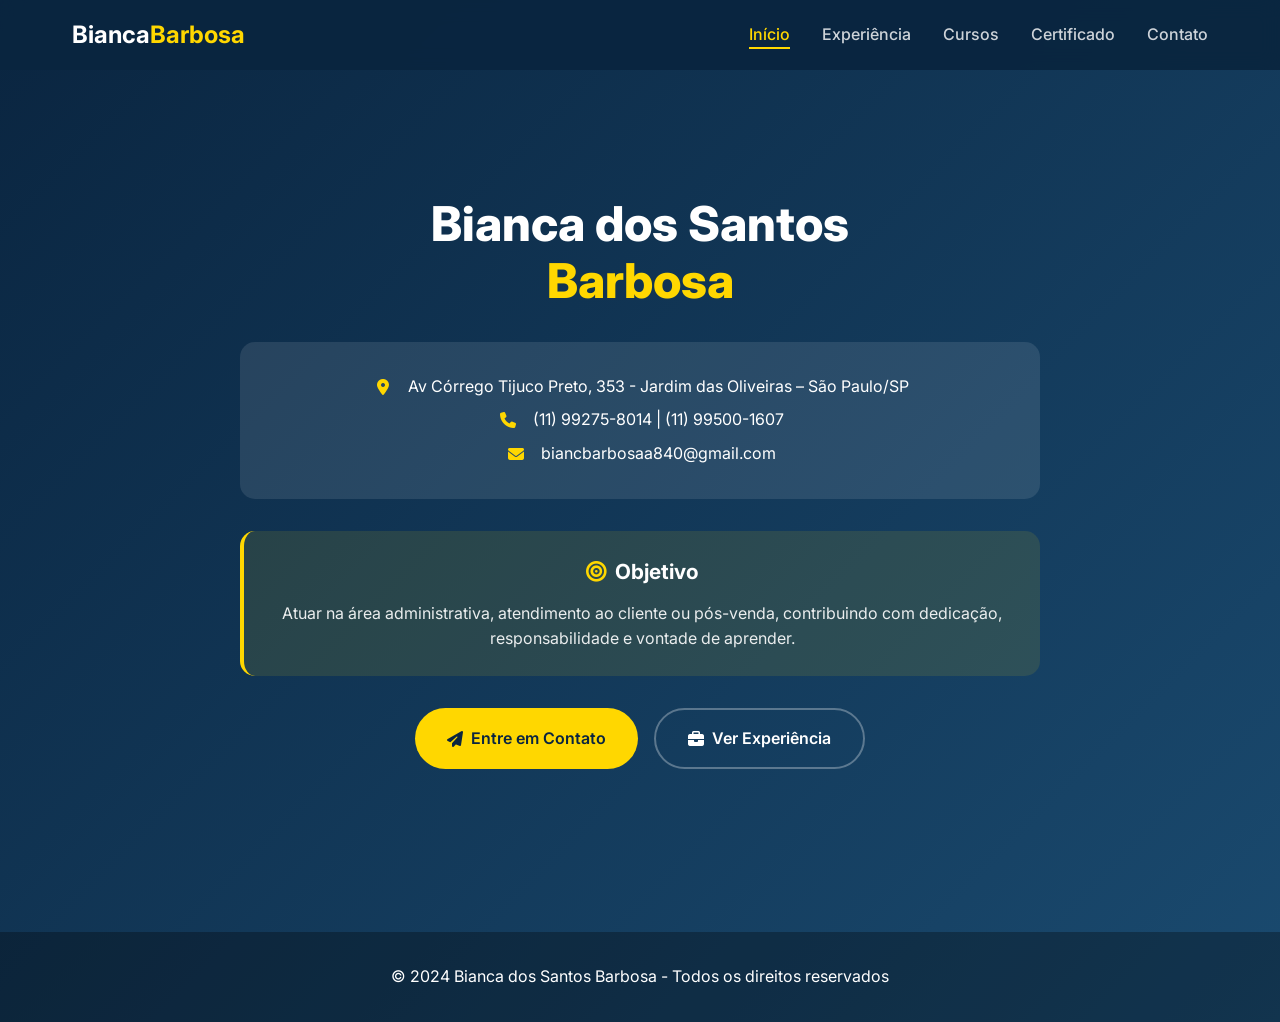
<file: index.html>
<!DOCTYPE html>
<html lang="pt-br">
<head>
    <meta charset="UTF-8">
    <meta name="viewport" content="width=device-width, initial-scale=1.0">
    <title>Bianca Barbosa | Portfólio Profissional</title>
    <link rel="stylesheet" href="style.css">
    <link href="https://fonts.googleapis.com/css2?family=Inter:wght@300;400;500;600;700;800&display=swap" rel="stylesheet">
    <link rel="stylesheet" href="https://cdnjs.cloudflare.com/ajax/libs/font-awesome/6.5.1/css/all.min.css">
</head>
<body>
    <div class="loader">
        <div class="loader-spinner"></div>
    </div>

    <nav class="navbar">
        <div class="nav-container">
            <div class="logo">
                <span class="logo-text">Bianca<span class="gold">Barbosa</span></span>
            </div>
            <ul class="nav-menu">
                <li><a href="index.html" class="active">Início</a></li>
                <li><a href="experiencia.html">Experiência</a></li>
                <li><a href="cursos.html">Cursos</a></li>
                <li><a href="certificado.html">Certificado</a></li>
                <li><a href="contato.html">Contato</a></li>
            </ul>
            <div class="mobile-menu">
                <i class="fas fa-bars"></i>
            </div>
        </div>
    </nav>

    <section class="hero">
        <div class="hero-content">
            <h1 class="hero-title">Bianca dos Santos<br><span class="highlight">Barbosa</span></h1>
            
            <div class="contact-info-header">
                <p><i class="fas fa-map-marker-alt"></i> Av Córrego Tijuco Preto, 353 - Jardim das Oliveiras – São Paulo/SP</p>
                <p><i class="fas fa-phone"></i> (11) 99275-8014 | (11) 99500-1607</p>
                <p><i class="fas fa-envelope"></i> biancbarbosaa840@gmail.com</p>
            </div>

            <div class="objective-section">
                <h2><i class="fas fa-bullseye"></i> Objetivo</h2>
                <p>Atuar na área administrativa, atendimento ao cliente ou pós-venda, contribuindo com dedicação, responsabilidade e vontade de aprender.</p>
            </div>

            <div class="hero-buttons">
                <a href="contato.html" class="btn-primary">
                    <i class="fas fa-paper-plane"></i> Entre em Contato
                </a>
                <a href="experiencia.html" class="btn-outline">
                    <i class="fas fa-briefcase"></i> Ver Experiência
                </a>
            </div>
        </div>
    </section>

    <footer class="footer">
        <div class="footer-content">
            <p>&copy; 2024 Bianca dos Santos Barbosa - Todos os direitos reservados</p>
        </div>
    </footer>

    <script src="script.js"></script>
</body>
</html>
</file>
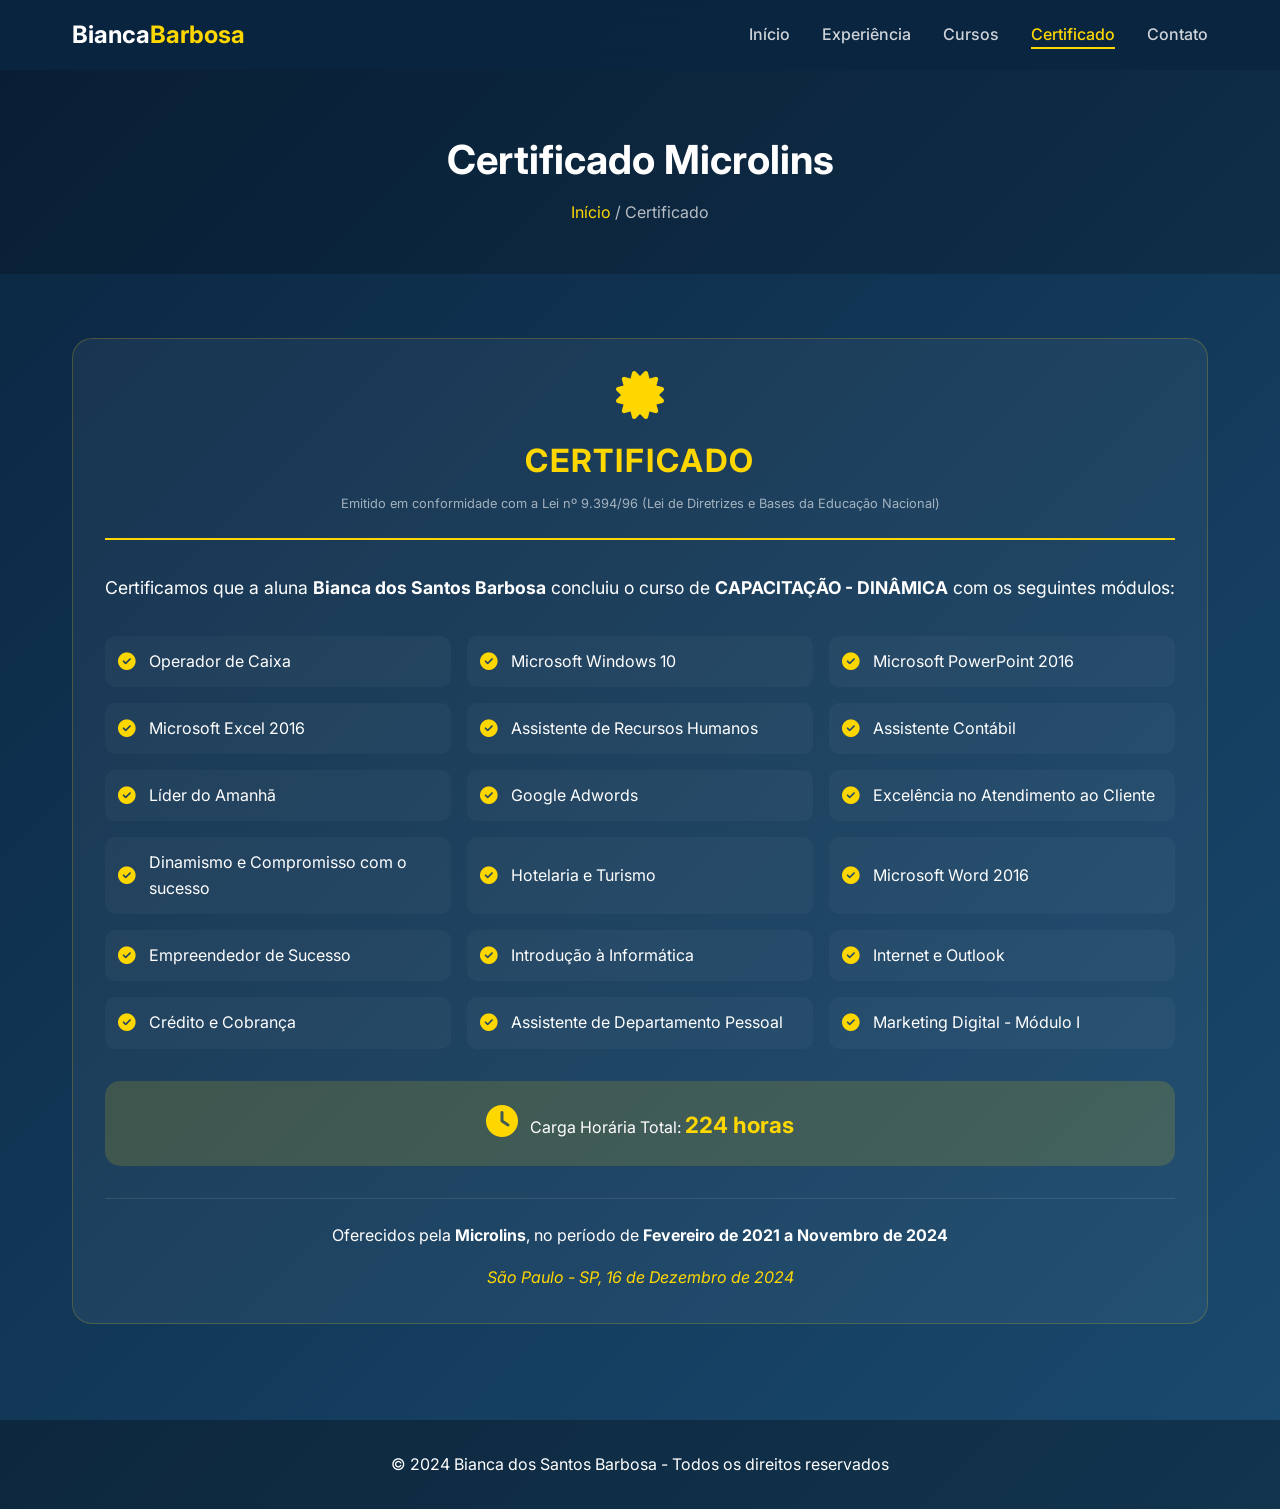
<file: certificado.html>
<!DOCTYPE html>
<html lang="pt-br">
<head>
    <meta charset="UTF-8">
    <meta name="viewport" content="width=device-width, initial-scale=1.0">
    <title>Bianca Barbosa | Certificado</title>
    <link rel="stylesheet" href="style.css">
    <link href="https://fonts.googleapis.com/css2?family=Inter:wght@300;400;500;600;700;800&display=swap" rel="stylesheet">
    <link rel="stylesheet" href="https://cdnjs.cloudflare.com/ajax/libs/font-awesome/6.5.1/css/all.min.css">
</head>
<body>
    <div class="loader">
        <div class="loader-spinner"></div>
    </div>

    <nav class="navbar">
        <div class="nav-container">
            <div class="logo">
                <span class="logo-text">Bianca<span class="gold">Barbosa</span></span>
            </div>
            <ul class="nav-menu">
                <li><a href="index.html">Início</a></li>
                <li><a href="experiencia.html">Experiência</a></li>
                <li><a href="cursos.html">Cursos</a></li>
                <li><a href="certificado.html" class="active">Certificado</a></li>
                <li><a href="contato.html">Contato</a></li>
            </ul>
            <div class="mobile-menu">
                <i class="fas fa-bars"></i>
            </div>
        </div>
    </nav>

    <section class="page-header">
        <div class="container">
            <h1>Certificado Microlins</h1>
            <div class="breadcrumb">
                <a href="index.html">Início</a> <span>/</span> <span>Certificado</span>
            </div>
        </div>
    </section>

    <section class="certificado-section">
        <div class="container">
            <div class="certificado-card">
                <div class="certificado-header">
                    <i class="fas fa-certificate"></i>
                    <h2>CERTIFICADO</h2>
                    <p class="lei">Emitido em conformidade com a Lei nº 9.394/96 (Lei de Diretrizes e Bases da Educação Nacional)</p>
                </div>

                <div class="certificado-body">
                    <p class="certificado-texto">
                        Certificamos que a aluna <strong>Bianca dos Santos Barbosa</strong> concluiu o curso de 
                        <strong>CAPACITAÇÃO - DINÂMICA</strong> com os seguintes módulos:
                    </p>

                    <div class="cursos-grid-certificado">
                        <div class="curso-certificado"><i class="fas fa-check-circle"></i> Operador de Caixa</div>
                        <div class="curso-certificado"><i class="fas fa-check-circle"></i> Microsoft Windows 10</div>
                        <div class="curso-certificado"><i class="fas fa-check-circle"></i> Microsoft PowerPoint 2016</div>
                        <div class="curso-certificado"><i class="fas fa-check-circle"></i> Microsoft Excel 2016</div>
                        <div class="curso-certificado"><i class="fas fa-check-circle"></i> Assistente de Recursos Humanos</div>
                        <div class="curso-certificado"><i class="fas fa-check-circle"></i> Assistente Contábil</div>
                        <div class="curso-certificado"><i class="fas fa-check-circle"></i> Líder do Amanhã</div>
                        <div class="curso-certificado"><i class="fas fa-check-circle"></i> Google Adwords</div>
                        <div class="curso-certificado"><i class="fas fa-check-circle"></i> Excelência no Atendimento ao Cliente</div>
                        <div class="curso-certificado"><i class="fas fa-check-circle"></i> Dinamismo e Compromisso com o sucesso</div>
                        <div class="curso-certificado"><i class="fas fa-check-circle"></i> Hotelaria e Turismo</div>
                        <div class="curso-certificado"><i class="fas fa-check-circle"></i> Microsoft Word 2016</div>
                        <div class="curso-certificado"><i class="fas fa-check-circle"></i> Empreendedor de Sucesso</div>
                        <div class="curso-certificado"><i class="fas fa-check-circle"></i> Introdução à Informática</div>
                        <div class="curso-certificado"><i class="fas fa-check-circle"></i> Internet e Outlook</div>
                        <div class="curso-certificado"><i class="fas fa-check-circle"></i> Crédito e Cobrança</div>
                        <div class="curso-certificado"><i class="fas fa-check-circle"></i> Assistente de Departamento Pessoal</div>
                        <div class="curso-certificado"><i class="fas fa-check-circle"></i> Marketing Digital - Módulo I</div>
                    </div>

                    <div class="carga-horaria">
                        <i class="fas fa-clock"></i>
                        <span>Carga Horária Total: <strong>224 horas</strong></span>
                    </div>

                    <div class="certificado-footer">
                        <p>Oferecidos pela <strong>Microlins</strong>, no período de <strong>Fevereiro de 2021 a Novembro de 2024</strong></p>
                        <p class="data-local">São Paulo - SP, 16 de Dezembro de 2024</p>
                    </div>
                </div>
            </div>
        </div>
    </section>

    <footer class="footer">
        <div class="footer-content">
            <p>&copy; 2024 Bianca dos Santos Barbosa - Todos os direitos reservados</p>
        </div>
    </footer>

    <script src="script.js"></script>
</body>
</html>
</file>
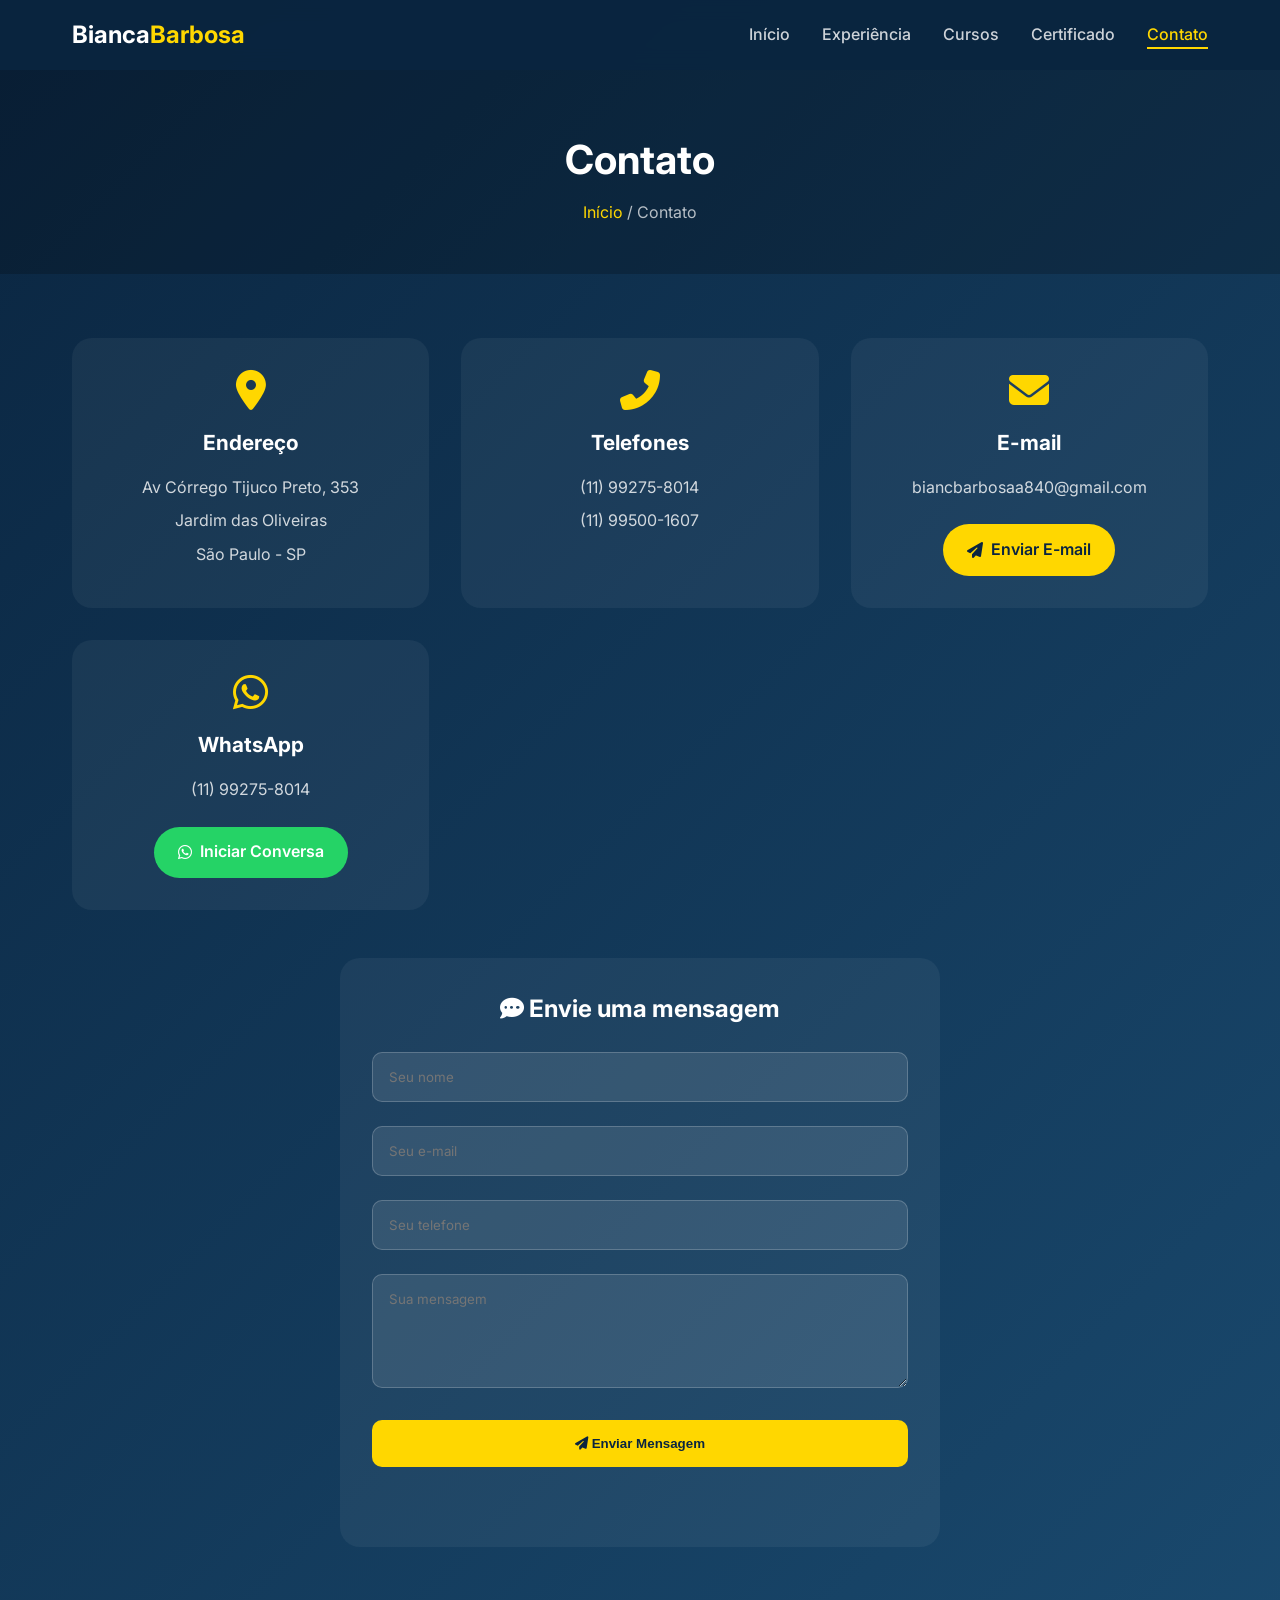
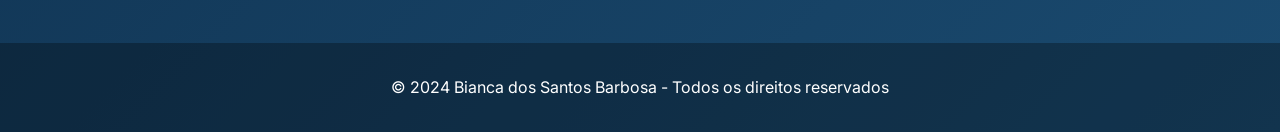
<file: contato.html>
<!DOCTYPE html>
<html lang="pt-br">
<head>
    <meta charset="UTF-8">
    <meta name="viewport" content="width=device-width, initial-scale=1.0">
    <title>Bianca Barbosa | Contato</title>
    <link rel="stylesheet" href="style.css">
    <link href="https://fonts.googleapis.com/css2?family=Inter:wght@300;400;500;600;700;800&display=swap" rel="stylesheet">
    <link rel="stylesheet" href="https://cdnjs.cloudflare.com/ajax/libs/font-awesome/6.5.1/css/all.min.css">
</head>
<body>
    <div class="loader">
        <div class="loader-spinner"></div>
    </div>

    <nav class="navbar">
        <div class="nav-container">
            <div class="logo">
                <span class="logo-text">Bianca<span class="gold">Barbosa</span></span>
            </div>
            <ul class="nav-menu">
                <li><a href="index.html">Início</a></li>
                <li><a href="experiencia.html">Experiência</a></li>
                <li><a href="cursos.html">Cursos</a></li>
                <li><a href="certificado.html">Certificado</a></li>
                <li><a href="contato.html" class="active">Contato</a></li>
            </ul>
            <div class="mobile-menu">
                <i class="fas fa-bars"></i>
            </div>
        </div>
    </nav>

    <section class="page-header">
        <div class="container">
            <h1>Contato</h1>
            <div class="breadcrumb">
                <a href="index.html">Início</a> <span>/</span> <span>Contato</span>
            </div>
        </div>
    </section>

    <section class="contato-section">
        <div class="container">
            <div class="contato-grid">
                <div class="contato-card">
                    <div class="contato-icon">
                        <i class="fas fa-map-marker-alt"></i>
                    </div>
                    <h3>Endereço</h3>
                    <p>Av Córrego Tijuco Preto, 353</p>
                    <p>Jardim das Oliveiras</p>
                    <p>São Paulo - SP</p>
                </div>

                <div class="contato-card">
                    <div class="contato-icon">
                        <i class="fas fa-phone-alt"></i>
                    </div>
                    <h3>Telefones</h3>
                    <p>(11) 99275-8014</p>
                    <p>(11) 99500-1607</p>
                </div>

                <div class="contato-card">
                    <div class="contato-icon">
                        <i class="fas fa-envelope"></i>
                    </div>
                    <h3>E-mail</h3>
                    <p>biancbarbosaa840@gmail.com</p>
                    <a href="mailto:biancbarbosaa840@gmail.com" class="contato-btn">
                        <i class="fas fa-paper-plane"></i> Enviar E-mail
                    </a>
                </div>

                <div class="contato-card">
                    <div class="contato-icon">
                        <i class="fab fa-whatsapp"></i>
                    </div>
                    <h3>WhatsApp</h3>
                    <p>(11) 99275-8014</p>
                    <a href="https://wa.me/5511992758014" target="_blank" class="contato-btn whatsapp">
                        <i class="fab fa-whatsapp"></i> Iniciar Conversa
                    </a>
                </div>
            </div>

            <div class="form-contato">
                <h2><i class="fas fa-comment-dots"></i> Envie uma mensagem</h2>
                <form id="contactForm">
                    <div class="form-group">
                        <input type="text" id="nome" placeholder="Seu nome" required>
                    </div>
                    <div class="form-group">
                        <input type="email" id="email" placeholder="Seu e-mail" required>
                    </div>
                    <div class="form-group">
                        <input type="tel" id="telefone" placeholder="Seu telefone">
                    </div>
                    <div class="form-group">
                        <textarea id="mensagem" rows="5" placeholder="Sua mensagem" required></textarea>
                    </div>
                    <button type="submit" class="submit-btn">
                        <i class="fas fa-paper-plane"></i> Enviar Mensagem
                    </button>
                </form>
                <div id="formMessage" class="form-message"></div>
            </div>
        </div>
    </section>

    <footer class="footer">
        <div class="footer-content">
            <p>&copy; 2024 Bianca dos Santos Barbosa - Todos os direitos reservados</p>
        </div>
    </footer>

    <script src="script.js"></script>
</body>
</html>
</file>
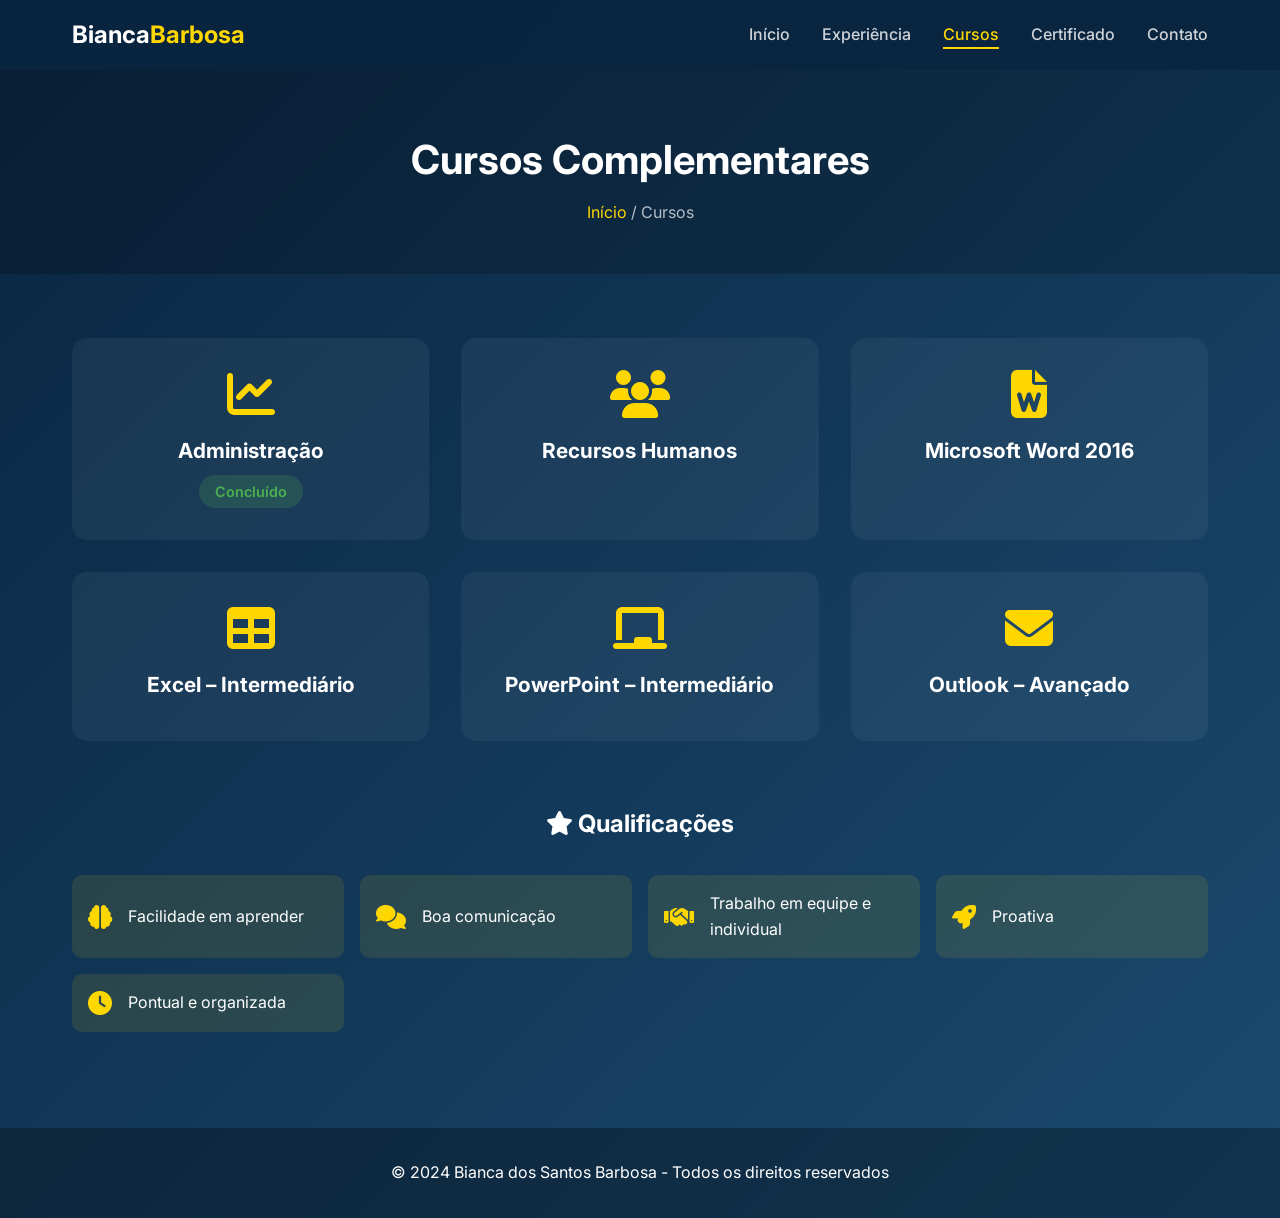
<file: cursos.html>
<!DOCTYPE html>
<html lang="pt-br">
<head>
    <meta charset="UTF-8">
    <meta name="viewport" content="width=device-width, initial-scale=1.0">
    <title>Bianca Barbosa | Cursos</title>
    <link rel="stylesheet" href="style.css">
    <link href="https://fonts.googleapis.com/css2?family=Inter:wght@300;400;500;600;700;800&display=swap" rel="stylesheet">
    <link rel="stylesheet" href="https://cdnjs.cloudflare.com/ajax/libs/font-awesome/6.5.1/css/all.min.css">
</head>
<body>
    <div class="loader">
        <div class="loader-spinner"></div>
    </div>

    <nav class="navbar">
        <div class="nav-container">
            <div class="logo">
                <span class="logo-text">Bianca<span class="gold">Barbosa</span></span>
            </div>
            <ul class="nav-menu">
                <li><a href="index.html">Início</a></li>
                <li><a href="experiencia.html">Experiência</a></li>
                <li><a href="cursos.html" class="active">Cursos</a></li>
                <li><a href="certificado.html">Certificado</a></li>
                <li><a href="contato.html">Contato</a></li>
            </ul>
            <div class="mobile-menu">
                <i class="fas fa-bars"></i>
            </div>
        </div>
    </nav>

    <section class="page-header">
        <div class="container">
            <h1>Cursos Complementares</h1>
            <div class="breadcrumb">
                <a href="index.html">Início</a> <span>/</span> <span>Cursos</span>
            </div>
        </div>
    </section>

    <section class="cursos-section">
        <div class="container">
            <div class="cursos-grid">
                <div class="curso-card">
                    <div class="curso-icon">
                        <i class="fas fa-chart-line"></i>
                    </div>
                    <h3>Administração</h3>
                    <span class="status concluido">Concluído</span>
                </div>

                <div class="curso-card">
                    <div class="curso-icon">
                        <i class="fas fa-users"></i>
                    </div>
                    <h3>Recursos Humanos</h3>
                </div>

                <div class="curso-card">
                    <div class="curso-icon">
                        <i class="fas fa-file-word"></i>
                    </div>
                    <h3>Microsoft Word 2016</h3>
                </div>

                <div class="curso-card">
                    <div class="curso-icon">
                        <i class="fas fa-table"></i>
                    </div>
                    <h3>Excel – Intermediário</h3>
                </div>

                <div class="curso-card">
                    <div class="curso-icon">
                        <i class="fas fa-chalkboard"></i>
                    </div>
                    <h3>PowerPoint – Intermediário</h3>
                </div>

                <div class="curso-card">
                    <div class="curso-icon">
                        <i class="fas fa-envelope"></i>
                    </div>
                    <h3>Outlook – Avançado</h3>
                </div>
            </div>

            <div class="qualificacoes-section">
                <h2><i class="fas fa-star"></i> Qualificações</h2>
                <div class="qualificacoes-grid">
                    <div class="qualificacao-item">
                        <i class="fas fa-brain"></i>
                        <span>Facilidade em aprender</span>
                    </div>
                    <div class="qualificacao-item">
                        <i class="fas fa-comments"></i>
                        <span>Boa comunicação</span>
                    </div>
                    <div class="qualificacao-item">
                        <i class="fas fa-handshake"></i>
                        <span>Trabalho em equipe e individual</span>
                    </div>
                    <div class="qualificacao-item">
                        <i class="fas fa-rocket"></i>
                        <span>Proativa</span>
                    </div>
                    <div class="qualificacao-item">
                        <i class="fas fa-clock"></i>
                        <span>Pontual e organizada</span>
                    </div>
                </div>
            </div>
        </div>
    </section>

    <footer class="footer">
        <div class="footer-content">
            <p>&copy; 2024 Bianca dos Santos Barbosa - Todos os direitos reservados</p>
        </div>
    </footer>

    <script src="script.js"></script>
</body>
</html>
</file>
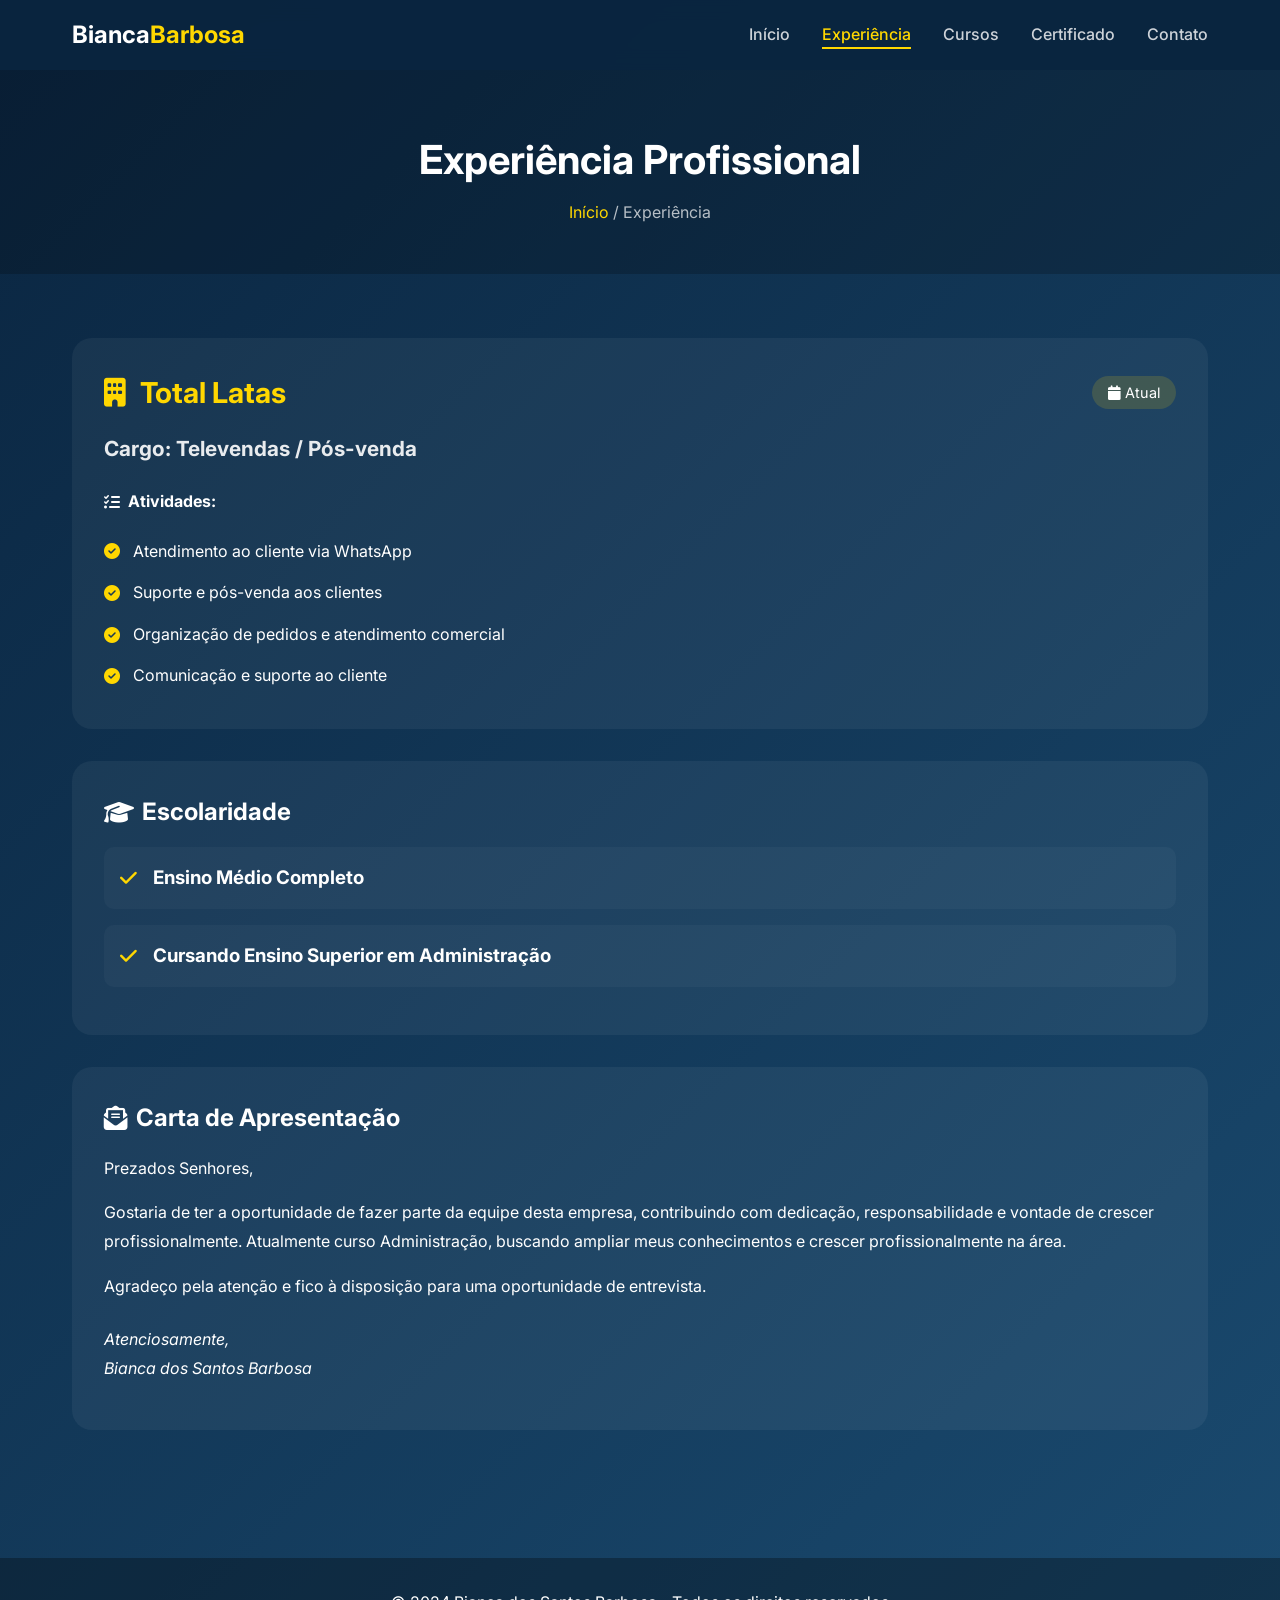
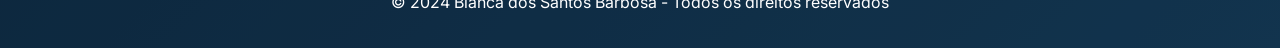
<file: experiencia.html>
<!DOCTYPE html>
<html lang="pt-br">
<head>
    <meta charset="UTF-8">
    <meta name="viewport" content="width=device-width, initial-scale=1.0">
    <title>Bianca Barbosa | Experiência</title>
    <link rel="stylesheet" href="style.css">
    <link href="https://fonts.googleapis.com/css2?family=Inter:wght@300;400;500;600;700;800&display=swap" rel="stylesheet">
    <link rel="stylesheet" href="https://cdnjs.cloudflare.com/ajax/libs/font-awesome/6.5.1/css/all.min.css">
</head>
<body>
    <div class="loader">
        <div class="loader-spinner"></div>
    </div>

    <nav class="navbar">
        <div class="nav-container">
            <div class="logo">
                <span class="logo-text">Bianca<span class="gold">Barbosa</span></span>
            </div>
            <ul class="nav-menu">
                <li><a href="index.html">Início</a></li>
                <li><a href="experiencia.html" class="active">Experiência</a></li>
                <li><a href="cursos.html">Cursos</a></li>
                <li><a href="certificado.html">Certificado</a></li>
                <li><a href="contato.html">Contato</a></li>
            </ul>
            <div class="mobile-menu">
                <i class="fas fa-bars"></i>
            </div>
        </div>
    </nav>

    <section class="page-header">
        <div class="container">
            <h1>Experiência Profissional</h1>
            <div class="breadcrumb">
                <a href="index.html">Início</a> <span>/</span> <span>Experiência</span>
            </div>
        </div>
    </section>

    <section class="experience-section">
        <div class="container">
            <div class="experience-card">
                <div class="company-header">
                    <h2><i class="fas fa-building"></i> Total Latas</h2>
                    <span class="period"><i class="fas fa-calendar"></i> Atual</span>
                </div>
                <h3 class="cargo">Cargo: Televendas / Pós-venda</h3>
                
                <div class="responsibilities">
                    <h4><i class="fas fa-tasks"></i> Atividades:</h4>
                    <ul>
                        <li><i class="fas fa-check-circle"></i> Atendimento ao cliente via WhatsApp</li>
                        <li><i class="fas fa-check-circle"></i> Suporte e pós-venda aos clientes</li>
                        <li><i class="fas fa-check-circle"></i> Organização de pedidos e atendimento comercial</li>
                        <li><i class="fas fa-check-circle"></i> Comunicação e suporte ao cliente</li>
                    </ul>
                </div>
            </div>

            <div class="escolaridade-card">
                <h2><i class="fas fa-graduation-cap"></i> Escolaridade</h2>
                <div class="escolaridade-item">
                    <i class="fas fa-check"></i>
                    <div>
                        <h3>Ensino Médio Completo</h3>
                    </div>
                </div>
                <div class="escolaridade-item">
                    <i class="fas fa-check"></i>
                    <div>
                        <h3>Cursando Ensino Superior em Administração</h3>
                    </div>
                </div>
            </div>

            <div class="carta-apresentacao">
                <h2><i class="fas fa-envelope-open-text"></i> Carta de Apresentação</h2>
                <div class="carta-content">
                    <p>Prezados Senhores,</p>
                    <p>Gostaria de ter a oportunidade de fazer parte da equipe desta empresa, contribuindo com dedicação, responsabilidade e vontade de crescer profissionalmente. Atualmente curso Administração, buscando ampliar meus conhecimentos e crescer profissionalmente na área.</p>
                    <p>Agradeço pela atenção e fico à disposição para uma oportunidade de entrevista.</p>
                    <p class="assinatura">Atenciosamente,<br>Bianca dos Santos Barbosa</p>
                </div>
            </div>
        </div>
    </section>

    <footer class="footer">
        <div class="footer-content">
            <p>&copy; 2024 Bianca dos Santos Barbosa - Todos os direitos reservados</p>
        </div>
    </footer>

    <script src="script.js"></script>
</body>
</html>
</file>
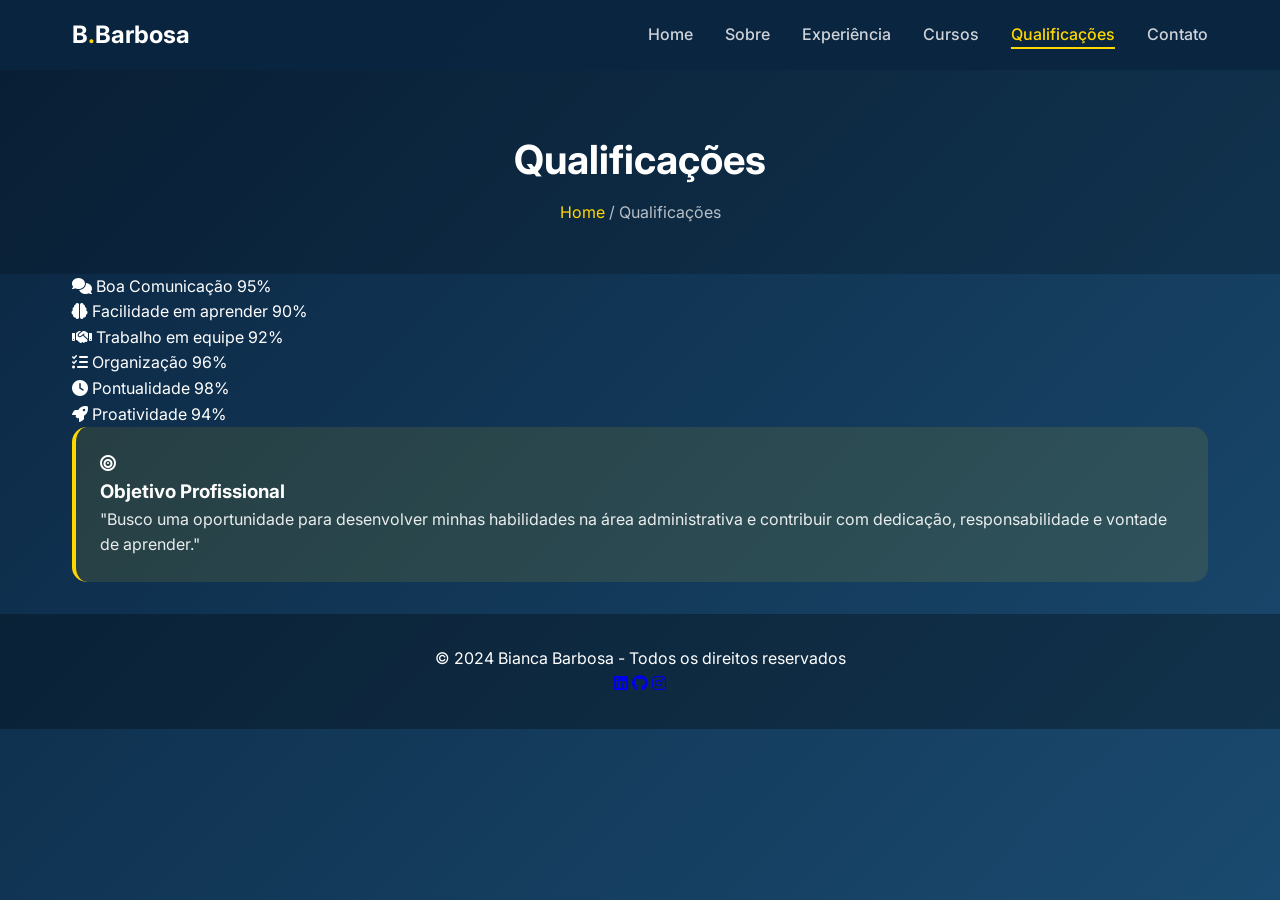
<file: qualificacoes.html>
<!DOCTYPE html>
<html lang="pt-br">
<head>
    <meta charset="UTF-8">
    <meta name="viewport" content="width=device-width, initial-scale=1.0">
    <title>Bianca Barbosa | Qualificações</title>
    <link rel="stylesheet" href="style.css">
    <link href="https://fonts.googleapis.com/css2?family=Inter:wght@300;400;500;600;700;800&display=swap" rel="stylesheet">
    <link rel="stylesheet" href="https://cdnjs.cloudflare.com/ajax/libs/font-awesome/6.5.1/css/all.min.css">
</head>
<body>
    <div class="loader">
        <div class="loader-spinner"></div>
    </div>

    <nav class="navbar">
        <div class="nav-container">
            <div class="logo">
                <span class="logo-text">B<span class="gold">.</span>Barbosa</span>
            </div>
            <ul class="nav-menu">
                <li><a href="index.html">Home</a></li>
                <li><a href="sobre.html">Sobre</a></li>
                <li><a href="experiencia.html">Experiência</a></li>
                <li><a href="cursos.html">Cursos</a></li>
                <li><a href="qualificacoes.html" class="active">Qualificações</a></li>
                <li><a href="contato.html">Contato</a></li>
            </ul>
            <div class="mobile-menu">
                <i class="fas fa-bars"></i>
            </div>
        </div>
    </nav>

    <section class="page-header">
        <div class="container">
            <h1>Qualificações</h1>
            <div class="breadcrumb">
                <a href="index.html">Home</a> <span>/</span> <span>Qualificações</span>
            </div>
        </div>
    </section>

    <section class="skills-section">
        <div class="container">
            <div class="skills-container">
                <div class="skill-item">
                    <div class="skill-info">
                        <i class="fas fa-comments"></i>
                        <span>Boa Comunicação</span>
                        <span class="skill-percent">95%</span>
                    </div>
                    <div class="skill-bar">
                        <div class="skill-progress" data-progress="95"></div>
                    </div>
                </div>

                <div class="skill-item">
                    <div class="skill-info">
                        <i class="fas fa-brain"></i>
                        <span>Facilidade em aprender</span>
                        <span class="skill-percent">90%</span>
                    </div>
                    <div class="skill-bar">
                        <div class="skill-progress" data-progress="90"></div>
                    </div>
                </div>

                <div class="skill-item">
                    <div class="skill-info">
                        <i class="fas fa-handshake"></i>
                        <span>Trabalho em equipe</span>
                        <span class="skill-percent">92%</span>
                    </div>
                    <div class="skill-bar">
                        <div class="skill-progress" data-progress="92"></div>
                    </div>
                </div>

                <div class="skill-item">
                    <div class="skill-info">
                        <i class="fas fa-tasks"></i>
                        <span>Organização</span>
                        <span class="skill-percent">96%</span>
                    </div>
                    <div class="skill-bar">
                        <div class="skill-progress" data-progress="96"></div>
                    </div>
                </div>

                <div class="skill-item">
                    <div class="skill-info">
                        <i class="fas fa-clock"></i>
                        <span>Pontualidade</span>
                        <span class="skill-percent">98%</span>
                    </div>
                    <div class="skill-bar">
                        <div class="skill-progress" data-progress="98"></div>
                    </div>
                </div>

                <div class="skill-item">
                    <div class="skill-info">
                        <i class="fas fa-rocket"></i>
                        <span>Proatividade</span>
                        <span class="skill-percent">94%</span>
                    </div>
                    <div class="skill-bar">
                        <div class="skill-progress" data-progress="94"></div>
                    </div>
                </div>
            </div>

            <div class="objective-section">
                <div class="objective-card">
                    <i class="fas fa-bullseye"></i>
                    <h3>Objetivo Profissional</h3>
                    <p>"Busco uma oportunidade para desenvolver minhas habilidades na área administrativa e contribuir com dedicação, responsabilidade e vontade de aprender."</p>
                </div>
            </div>
        </div>
    </section>

    <footer class="footer">
        <div class="footer-content">
            <p>&copy; 2024 Bianca Barbosa - Todos os direitos reservados</p>
            <div class="social-links">
                <a href="#"><i class="fab fa-linkedin"></i></a>
                <a href="#"><i class="fab fa-github"></i></a>
                <a href="#"><i class="fab fa-instagram"></i></a>
            </div>
        </div>
    </footer>

    <script src="script.js"></script>
</body>
</html>
</file>
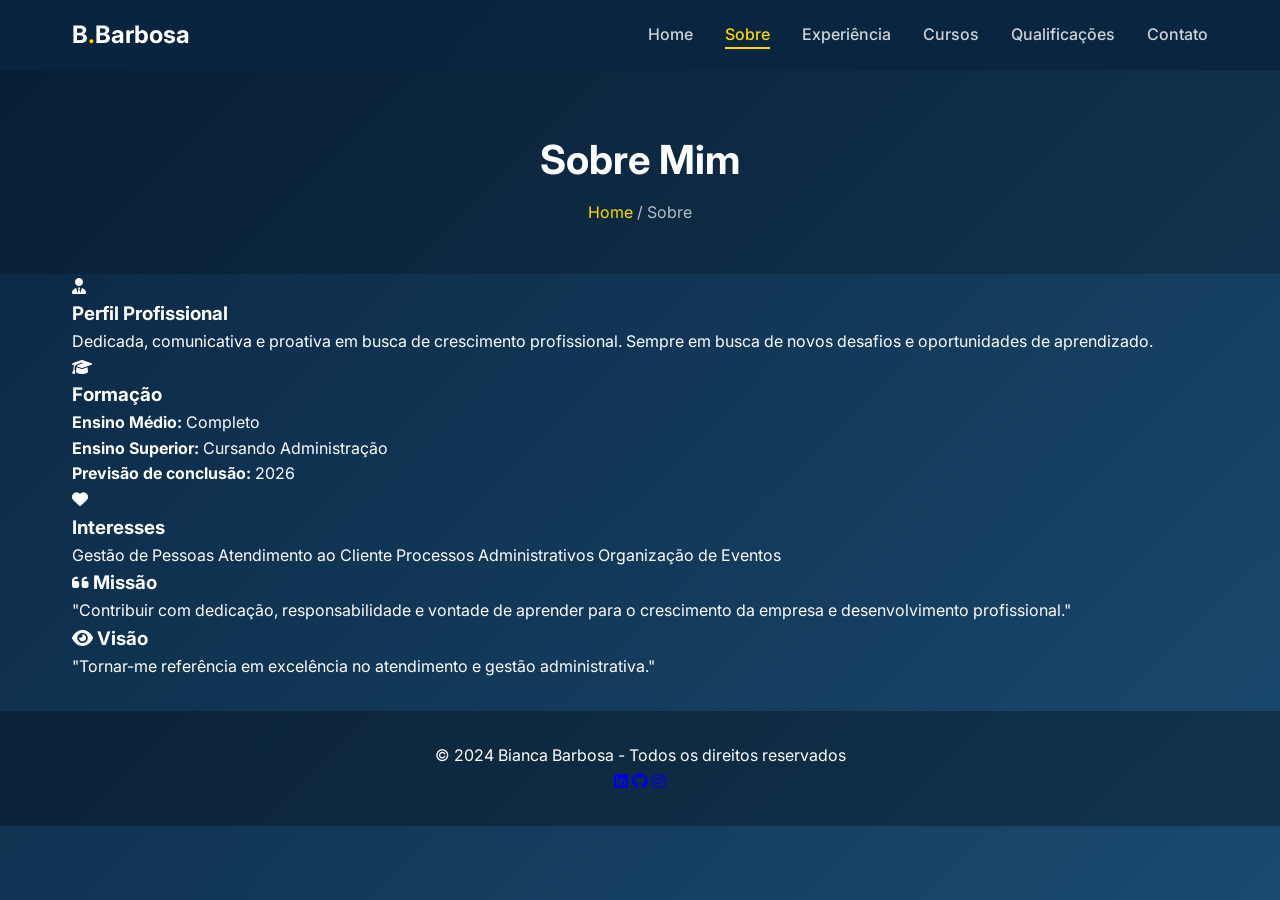
<file: sobre.html>
<!DOCTYPE html>
<html lang="pt-br">
<head>
    <meta charset="UTF-8">
    <meta name="viewport" content="width=device-width, initial-scale=1.0">
    <title>Bianca Barbosa | Sobre</title>
    <link rel="stylesheet" href="style.css">
    <link href="https://fonts.googleapis.com/css2?family=Inter:wght@300;400;500;600;700;800&display=swap" rel="stylesheet">
    <link rel="stylesheet" href="https://cdnjs.cloudflare.com/ajax/libs/font-awesome/6.5.1/css/all.min.css">
</head>
<body>
    <div class="loader">
        <div class="loader-spinner"></div>
    </div>

    <nav class="navbar">
        <div class="nav-container">
            <div class="logo">
                <span class="logo-text">B<span class="gold">.</span>Barbosa</span>
            </div>
            <ul class="nav-menu">
                <li><a href="index.html">Home</a></li>
                <li><a href="sobre.html" class="active">Sobre</a></li>
                <li><a href="experiencia.html">Experiência</a></li>
                <li><a href="cursos.html">Cursos</a></li>
                <li><a href="qualificacoes.html">Qualificações</a></li>
                <li><a href="contato.html">Contato</a></li>
            </ul>
            <div class="mobile-menu">
                <i class="fas fa-bars"></i>
            </div>
        </div>
    </nav>

    <section class="page-header">
        <div class="container">
            <h1>Sobre Mim</h1>
            <div class="breadcrumb">
                <a href="index.html">Home</a> <span>/</span> <span>Sobre</span>
            </div>
        </div>
    </section>

    <section class="about-section">
        <div class="container">
            <div class="about-grid">
                <div class="about-content">
                    <div class="about-card">
                        <i class="fas fa-user-tie"></i>
                        <h3>Perfil Profissional</h3>
                        <p>Dedicada, comunicativa e proativa em busca de crescimento profissional. Sempre em busca de novos desafios e oportunidades de aprendizado.</p>
                    </div>
                    <div class="about-card">
                        <i class="fas fa-graduation-cap"></i>
                        <h3>Formação</h3>
                        <p><strong>Ensino Médio:</strong> Completo</p>
                        <p><strong>Ensino Superior:</strong> Cursando Administração</p>
                        <p><strong>Previsão de conclusão:</strong> 2026</p>
                    </div>
                    <div class="about-card">
                        <i class="fas fa-heart"></i>
                        <h3>Interesses</h3>
                        <div class="interests">
                            <span>Gestão de Pessoas</span>
                            <span>Atendimento ao Cliente</span>
                            <span>Processos Administrativos</span>
                            <span>Organização de Eventos</span>
                        </div>
                    </div>
                </div>
                <div class="about-image">
                    <div class="floating-card">
                        <h3><i class="fas fa-quote-left"></i> Missão</h3>
                        <p>"Contribuir com dedicação, responsabilidade e vontade de aprender para o crescimento da empresa e desenvolvimento profissional."</p>
                    </div>
                    <div class="floating-card">
                        <h3><i class="fas fa-eye"></i> Visão</h3>
                        <p>"Tornar-me referência em excelência no atendimento e gestão administrativa."</p>
                    </div>
                </div>
            </div>
        </div>
    </section>

    <footer class="footer">
        <div class="footer-content">
            <p>&copy; 2024 Bianca Barbosa - Todos os direitos reservados</p>
            <div class="social-links">
                <a href="#"><i class="fab fa-linkedin"></i></a>
                <a href="#"><i class="fab fa-github"></i></a>
                <a href="#"><i class="fab fa-instagram"></i></a>
            </div>
        </div>
    </footer>

    <script src="script.js"></script>
</body>
</html>
</file>
<file: style.css>
* {
    margin: 0;
    padding: 0;
    box-sizing: border-box;
}

:root {
    --primary: #0A2540;
    --secondary: #1A4A6F;
    --gold: #FFD700;
    --gold-light: #FFE44D;
    --white: #FFFFFF;
    --shadow: 0 10px 30px rgba(0, 0, 0, 0.1);
    --shadow-hover: 0 20px 40px rgba(0, 0, 0, 0.2);
}

body {
    font-family: 'Inter', sans-serif;
    background: linear-gradient(135deg, var(--primary) 0%, var(--secondary) 100%);
    color: var(--white);
    line-height: 1.6;
    min-height: 100vh;
}

/* Loader */
.loader {
    position: fixed;
    top: 0;
    left: 0;
    width: 100%;
    height: 100%;
    background: var(--primary);
    display: flex;
    justify-content: center;
    align-items: center;
    z-index: 9999;
    transition: opacity 0.5s;
}

.loader-spinner {
    width: 60px;
    height: 60px;
    border: 3px solid rgba(255, 215, 0, 0.2);
    border-top-color: var(--gold);
    border-radius: 50%;
    animation: spin 1s linear infinite;
}

@keyframes spin {
    to { transform: rotate(360deg); }
}

/* Navigation */
.navbar {
    position: fixed;
    top: 0;
    width: 100%;
    background: rgba(10, 37, 64, 0.95);
    backdrop-filter: blur(10px);
    z-index: 1000;
    padding: 1rem 0;
    transition: all 0.3s;
}

.navbar.scrolled {
    background: rgba(10, 37, 64, 0.98);
    box-shadow: 0 5px 20px rgba(0, 0, 0, 0.2);
}

.nav-container {
    max-width: 1200px;
    margin: 0 auto;
    padding: 0 2rem;
    display: flex;
    justify-content: space-between;
    align-items: center;
}

.logo-text {
    font-size: 1.5rem;
    font-weight: 700;
    color: var(--white);
}

.gold {
    color: var(--gold);
}

.nav-menu {
    display: flex;
    list-style: none;
    gap: 2rem;
}

.nav-menu a {
    color: rgba(255, 255, 255, 0.8);
    text-decoration: none;
    font-weight: 500;
    transition: all 0.3s;
    position: relative;
}

.nav-menu a::after {
    content: '';
    position: absolute;
    bottom: -5px;
    left: 0;
    width: 0;
    height: 2px;
    background: var(--gold);
    transition: width 0.3s;
}

.nav-menu a:hover::after,
.nav-menu a.active::after {
    width: 100%;
}

.nav-menu a:hover,
.nav-menu a.active {
    color: var(--gold);
}

.mobile-menu {
    display: none;
    font-size: 1.8rem;
    cursor: pointer;
}

/* Hero Section */
.hero {
    min-height: 100vh;
    display: flex;
    align-items: center;
    justify-content: center;
    padding: 8rem 2rem 4rem;
    max-width: 1200px;
    margin: 0 auto;
}

.hero-content {
    max-width: 800px;
    text-align: center;
}

.hero-title {
    font-size: 3rem;
    font-weight: 800;
    margin-bottom: 2rem;
    line-height: 1.2;
}

.highlight {
    color: var(--gold);
}

.contact-info-header {
    background: rgba(255, 255, 255, 0.1);
    border-radius: 15px;
    padding: 1.5rem;
    margin-bottom: 2rem;
}

.contact-info-header p {
    margin: 0.5rem 0;
    display: flex;
    align-items: center;
    justify-content: center;
    gap: 0.8rem;
}

.contact-info-header i {
    color: var(--gold);
    width: 25px;
}

/* Objective Section */
.objective-section {
    background: rgba(255, 215, 0, 0.1);
    border-radius: 15px;
    padding: 1.5rem;
    margin-bottom: 2rem;
    border-left: 4px solid var(--gold);
}

.objective-section h2 {
    font-size: 1.3rem;
    margin-bottom: 0.8rem;
    display: flex;
    align-items: center;
    justify-content: center;
    gap: 0.5rem;
}

.objective-section h2 i {
    color: var(--gold);
}

.objective-section p {
    color: rgba(255, 255, 255, 0.9);
    line-height: 1.6;
}

.hero-buttons {
    display: flex;
    gap: 1rem;
    justify-content: center;
}

.btn-primary, .btn-outline {
    display: inline-flex;
    align-items: center;
    gap: 0.5rem;
    padding: 1rem 2rem;
    border-radius: 50px;
    text-decoration: none;
    font-weight: 600;
    transition: all 0.3s;
}

.btn-primary {
    background: var(--gold);
    color: var(--primary);
}

.btn-primary:hover {
    background: var(--gold-light);
    transform: translateY(-2px);
    box-shadow: 0 10px 25px rgba(255, 215, 0, 0.3);
}

.btn-outline {
    border: 2px solid rgba(255, 255, 255, 0.3);
    color: var(--white);
}

.btn-outline:hover {
    border-color: var(--gold);
    color: var(--gold);
    transform: translateY(-2px);
}

/* Page Header */
.page-header {
    padding: 8rem 2rem 3rem;
    text-align: center;
    background: rgba(0, 0, 0, 0.2);
}

.page-header h1 {
    font-size: 2.5rem;
    margin-bottom: 0.5rem;
}

.breadcrumb {
    color: rgba(255, 255, 255, 0.7);
}

.breadcrumb a {
    color: var(--gold);
    text-decoration: none;
}

/* Container */
.container {
    max-width: 1200px;
    margin: 0 auto;
    padding: 0 2rem;
}

/* Experience Section */
.experience-section {
    padding: 4rem 0;
}

.experience-card, .escolaridade-card, .carta-apresentacao {
    background: rgba(255, 255, 255, 0.05);
    border-radius: 20px;
    padding: 2rem;
    margin-bottom: 2rem;
}

.company-header {
    display: flex;
    justify-content: space-between;
    align-items: center;
    margin-bottom: 1rem;
    flex-wrap: wrap;
}

.company-header h2 {
    color: var(--gold);
    font-size: 1.8rem;
}

.company-header h2 i {
    margin-right: 0.5rem;
}

.period {
    background: rgba(255, 215, 0, 0.15);
    padding: 0.3rem 1rem;
    border-radius: 50px;
    font-size: 0.9rem;
}

.cargo {
    font-size: 1.3rem;
    margin-bottom: 1.5rem;
    color: rgba(255, 255, 255, 0.9);
}

.responsibilities h4, .escolaridade-card h2, .carta-apresentacao h2 {
    margin-bottom: 1rem;
    display: flex;
    align-items: center;
    gap: 0.5rem;
}

.responsibilities ul {
    list-style: none;
}

.responsibilities li {
    padding: 0.5rem 0;
    display: flex;
    align-items: center;
    gap: 0.8rem;
}

.responsibilities li i {
    color: var(--gold);
}

.escolaridade-item {
    display: flex;
    align-items: center;
    gap: 1rem;
    padding: 1rem;
    background: rgba(255, 255, 255, 0.03);
    border-radius: 10px;
    margin-bottom: 1rem;
}

.escolaridade-item i {
    color: var(--gold);
    font-size: 1.2rem;
}

.carta-content p {
    margin-bottom: 1rem;
    line-height: 1.8;
}

.assinatura {
    margin-top: 1.5rem;
    font-style: italic;
}

/* Cursos Section */
.cursos-section {
    padding: 4rem 0;
}

.cursos-grid {
    display: grid;
    grid-template-columns: repeat(auto-fit, minmax(300px, 1fr));
    gap: 2rem;
    margin-bottom: 4rem;
}

.curso-card {
    background: rgba(255, 255, 255, 0.05);
    border-radius: 15px;
    padding: 2rem;
    text-align: center;
    transition: all 0.3s;
}

.curso-card:hover {
    transform: translateY(-5px);
    background: rgba(255, 255, 255, 0.1);
}

.curso-icon i {
    font-size: 3rem;
    color: var(--gold);
    margin-bottom: 1rem;
}

.curso-card h3 {
    font-size: 1.3rem;
    margin-bottom: 0.5rem;
}

.status {
    display: inline-block;
    padding: 0.3rem 1rem;
    border-radius: 50px;
    font-size: 0.9rem;
    font-weight: 600;
}

.status.concluido {
    background: rgba(76, 175, 80, 0.2);
    color: #4CAF50;
}

/* Qualificações */
.qualificacoes-section {
    margin-top: 3rem;
}

.qualificacoes-section h2 {
    text-align: center;
    margin-bottom: 2rem;
}

.qualificacoes-grid {
    display: grid;
    grid-template-columns: repeat(auto-fit, minmax(250px, 1fr));
    gap: 1rem;
}

.qualificacao-item {
    background: rgba(255, 215, 0, 0.1);
    border-radius: 10px;
    padding: 1rem;
    display: flex;
    align-items: center;
    gap: 1rem;
    transition: all 0.3s;
}

.qualificacao-item:hover {
    background: rgba(255, 215, 0, 0.2);
    transform: translateX(5px);
}

.qualificacao-item i {
    color: var(--gold);
    font-size: 1.5rem;
}

/* Contato Section */
.contato-section {
    padding: 4rem 0;
}

.contato-grid {
    display: grid;
    grid-template-columns: repeat(auto-fit, minmax(280px, 1fr));
    gap: 2rem;
    margin-bottom: 3rem;
}

.contato-card {
    background: rgba(255, 255, 255, 0.05);
    border-radius: 20px;
    padding: 2rem;
    text-align: center;
    transition: all 0.3s;
}

.contato-card:hover {
    transform: translateY(-5px);
    background: rgba(255, 255, 255, 0.1);
}

.contato-icon i {
    font-size: 2.5rem;
    color: var(--gold);
    margin-bottom: 1rem;
}

.contato-card h3 {
    font-size: 1.3rem;
    margin-bottom: 1rem;
}

.contato-card p {
    margin: 0.5rem 0;
    color: rgba(255, 255, 255, 0.8);
}

.contato-btn {
    display: inline-flex;
    align-items: center;
    gap: 0.5rem;
    margin-top: 1rem;
    padding: 0.8rem 1.5rem;
    background: var(--gold);
    color: var(--primary);
    text-decoration: none;
    border-radius: 50px;
    font-weight: 600;
    transition: all 0.3s;
}

.contato-btn:hover {
    background: var(--gold-light);
    transform: translateY(-2px);
}

.contato-btn.whatsapp {
    background: #25D366;
    color: white;
}

/* Form Contato */
.form-contato {
    background: rgba(255, 255, 255, 0.05);
    border-radius: 20px;
    padding: 2rem;
    max-width: 600px;
    margin: 0 auto;
}

.form-contato h2 {
    text-align: center;
    margin-bottom: 1.5rem;
}

.form-group {
    margin-bottom: 1.5rem;
}

.form-group input, .form-group textarea {
    width: 100%;
    padding: 1rem;
    background: rgba(255, 255, 255, 0.1);
    border: 1px solid rgba(255, 255, 255, 0.2);
    border-radius: 10px;
    color: var(--white);
    font-family: 'Inter', sans-serif;
    transition: all 0.3s;
}

.form-group input:focus, .form-group textarea:focus {
    outline: none;
    border-color: var(--gold);
    background: rgba(255, 255, 255, 0.15);
}

.submit-btn {
    width: 100%;
    padding: 1rem;
    background: var(--gold);
    color: var(--primary);
    border: none;
    border-radius: 10px;
    font-weight: 600;
    cursor: pointer;
    transition: all 0.3s;
}

.submit-btn:hover {
    background: var(--gold-light);
    transform: translateY(-2px);
}

.form-message {
    margin-top: 1rem;
    text-align: center;
    padding: 1rem;
    border-radius: 10px;
}

.form-message.success {
    background: rgba(76, 175, 80, 0.2);
    color: #4CAF50;
}

.form-message.error {
    background: rgba(244, 67, 54, 0.2);
    color: #f44336;
}

/* Footer */
.footer {
    background: rgba(0, 0, 0, 0.3);
    padding: 2rem 0;
    margin-top: 2rem;
}

.footer-content {
    text-align: center;
}

/* Certificado Section */
.certificado-section {
    padding: 4rem 0;
}

.certificado-card {
    background: rgba(255, 255, 255, 0.05);
    border-radius: 20px;
    padding: 2rem;
    border: 1px solid rgba(255, 215, 0, 0.2);
}

.certificado-header {
    text-align: center;
    margin-bottom: 2rem;
    border-bottom: 2px solid var(--gold);
    padding-bottom: 1.5rem;
}

.certificado-header i {
    font-size: 3rem;
    color: var(--gold);
    margin-bottom: 1rem;
}

.certificado-header h2 {
    font-size: 2rem;
    color: var(--gold);
    letter-spacing: 2px;
}

.lei {
    font-size: 0.8rem;
    color: rgba(255, 255, 255, 0.6);
    margin-top: 0.5rem;
}

.certificado-texto {
    font-size: 1.1rem;
    line-height: 1.8;
    margin-bottom: 2rem;
    text-align: center;
}

.cursos-grid-certificado {
    display: grid;
    grid-template-columns: repeat(auto-fit, minmax(280px, 1fr));
    gap: 1rem;
    margin: 2rem 0;
}

.curso-certificado {
    display: flex;
    align-items: center;
    gap: 0.8rem;
    padding: 0.8rem;
    background: rgba(255, 255, 255, 0.03);
    border-radius: 10px;
    transition: all 0.3s;
}

.curso-certificado:hover {
    background: rgba(255, 215, 0, 0.1);
    transform: translateX(5px);
}

.curso-certificado i {
    color: var(--gold);
    font-size: 1.1rem;
}

.carga-horaria {
    text-align: center;
    padding: 1.5rem;
    background: rgba(255, 215, 0, 0.15);
    border-radius: 15px;
    margin: 2rem 0;
}

.carga-horaria i {
    font-size: 2rem;
    color: var(--gold);
    margin-right: 0.5rem;
}

.carga-horaria strong {
    color: var(--gold);
    font-size: 1.4rem;
}

.certificado-footer {
    text-align: center;
    margin-top: 2rem;
    padding-top: 1.5rem;
    border-top: 1px solid rgba(255, 255, 255, 0.1);
}

.data-local {
    margin-top: 1rem;
    font-style: italic;
    color: var(--gold);
}

/* Responsive */
@media (max-width: 768px) {
    .mobile-menu {
        display: block;
    }
    
    .nav-menu {
        position: fixed;
        top: 70px;
        left: -100%;
        width: 100%;
        background: var(--primary);
        flex-direction: column;
        align-items: center;
        padding: 2rem;
        transition: left 0.3s;
    }
    
    .nav-menu.active {
        left: 0;
    }
    
    .hero-title {
        font-size: 2rem;
    }
    
    .contact-info-header p {
        font-size: 0.9rem;
        flex-wrap: wrap;
    }
    
    .hero-buttons {
        flex-direction: column;
    }
    
    .company-header {
        flex-direction: column;
        text-align: center;
        gap: 0.5rem;
    }
    
    .cursos-grid {
        grid-template-columns: 1fr;
    }
    
    .contato-grid {
        grid-template-columns: 1fr;
    }
    
    .page-header h1 {
        font-size: 1.8rem;
    }
    
    .cursos-grid-certificado {
        grid-template-columns: 1fr;
    }
    
    .certificado-header h2 {
        font-size: 1.5rem;
    }
}

@media (max-width: 480px) {
    .hero-title {
        font-size: 1.5rem;
    }
    
    .btn-primary, .btn-outline {
        justify-content: center;
    }
    
    .qualificacoes-grid {
        grid-template-columns: 1fr;
    }
}
</file>
